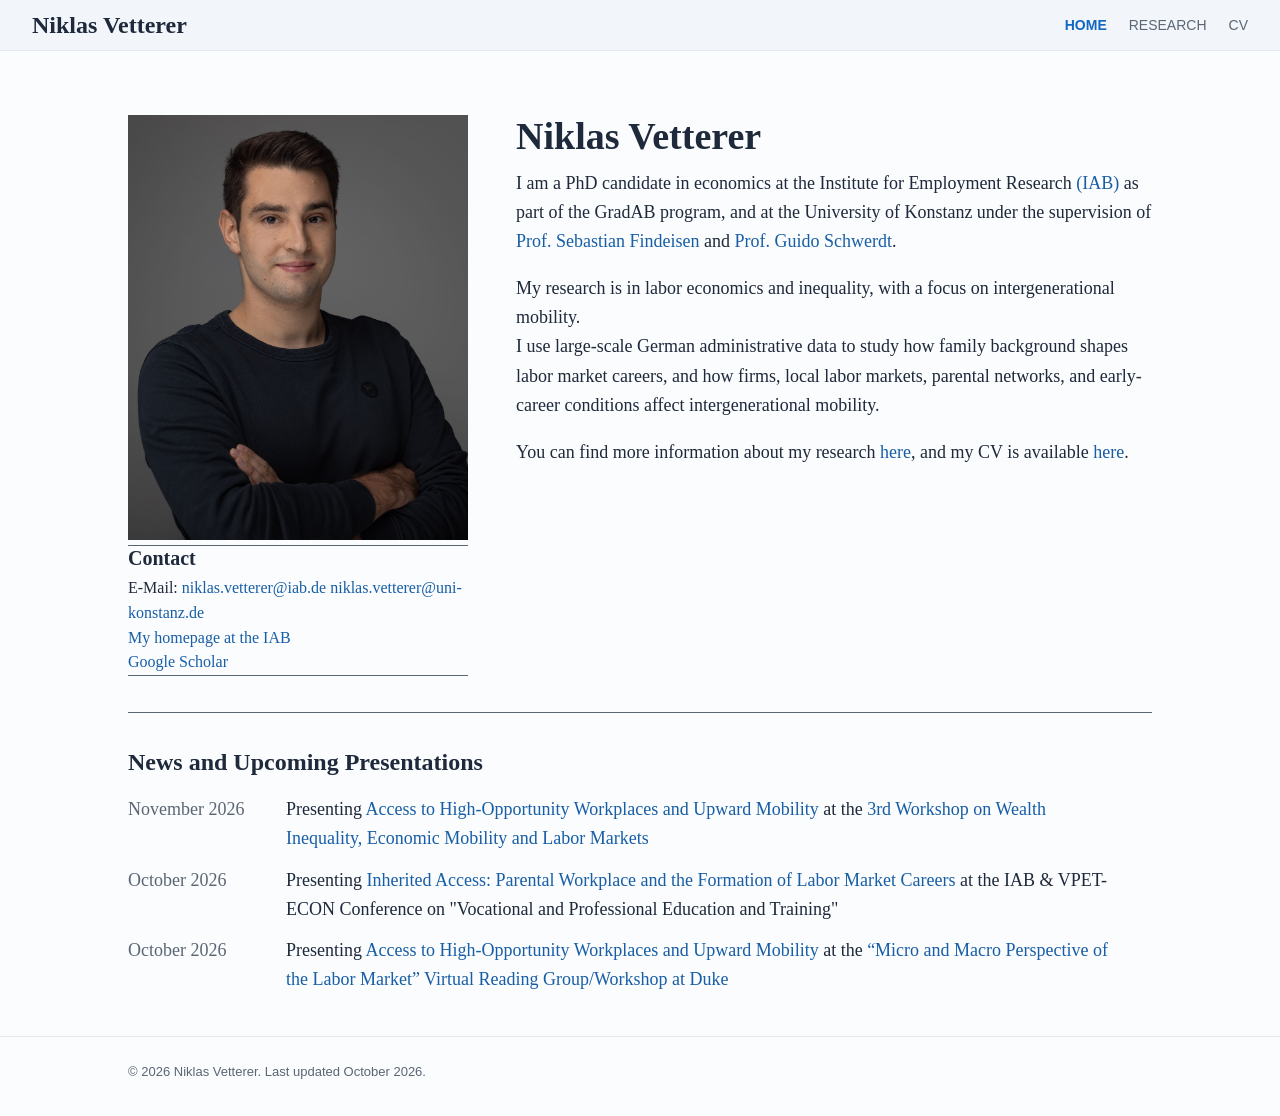
<file: index.html>
<!DOCTYPE html>
<html lang="en">
<head>
  <meta charset="utf-8">
  <meta name="viewport" content="width=device-width, initial-scale=1">
  <!-- EDIT: your name + one-line description for search engines -->
  <title>Niklas Vetterer</title>
  <meta name="description" content="Personal website of Niklas Vetterer">
  <link rel="canonical" href="https://niklasvetterer.github.io/">
  <link rel="stylesheet" href="assets/styles.css">
</head>
<body>

<header class="site-header">
  <div class="container header-inner">
    <a class="site-title" href="/">Niklas Vetterer</a>
    <nav class="site-nav" aria-label="Main navigation">
      <a href="/" aria-current="page">Home</a>
      <a href="research.html">Research</a>
      <a href="assets/CV_Vetterer.pdf">CV</a>
    </nav>
  </div>
</header>


<main class="container main-layout">

  <aside class="profile-card" aria-label="Photo">
    <figure class="portrait">
      <img
        src="assets/img.jpg" 
        width="400"
        height="500"
        alt="Portrait of Niklas Vetterer"
        onerror="this.closest('.portrait').classList.add('is-missing'); this.remove();"
      >
    </figure>
     <section class="contact-block" aria-labelledby="contact-heading">
      <h2 id="contact-heading">Contact </h2>
      <!-- EDIT: email, twitter/social, phone, office address -->
      <p class="contact-line">E-Mail: <a href="mailto:niklas.vetterer@iab.de">niklas.vetterer@iab.de</a>
                <a href="mailto:niklas.vetterer@uni-konstanz.de">niklas.vetterer@uni-konstanz.de</a>
      </p>
      <p class="contact-line"><a target="_blank" href="https://iab.de/mitarbeiter/vetterer-niklas/">My homepage at the IAB</a></p>
      <p class = "contact-line"><a target="_blank" href="https://scholar.google.com/citations?user=fCALR6wAAAAJ&hl=de">Google Scholar</a></p>
    </section>
  </aside>
 

  <section aria-labelledby="intro-heading">
    <h1 id="intro-heading">Niklas Vetterer</h1>
<!-- Short Introduction -->
    <p>
      I am a PhD candidate in economics at the Institute for Employment Research <a target="_blank" href="https://www.iab.de/">(IAB)</a> as part of the GradAB program, and at the University of Konstanz under 
      the supervision of <a  target="_blank" href="https://sebastian-findeisen.com/"> Prof. Sebastian Findeisen </a> and 
      <a  target="_blank" href="https://www.wiwi.uni-konstanz.de/schwerdt/personen/prof-dr-guido-schwerdt/"> Prof. Guido Schwerdt</a>.
    </p>
    
    <!-- Research Agenda -->
    <p>
      My research is in labor economics and inequality, with a focus on intergenerational mobility. <br>
      I use large-scale German administrative data to study how family background shapes labor market careers, and how firms, local labor markets, parental networks, and early-career conditions affect intergenerational mobility.
   </p>

   <!-- Links to rest of page -->
    <p>
      You can find more information about my research <a href="research.html">here</a>, and my CV is available <a href="assets/CV_Vetterer.pdf">here</a>.
    </p>

  </section>


</main>

<section class="container page-section" aria-labelledby="news-heading">
  <h2 id="news-heading">News and Upcoming Presentations</h2>
  <div class="news-scroll" tabindex="0" aria-label="News entries, scroll for more">
    <ul class="news-list">
    
    <li>
      <time>November 2026</time><span>Presenting <a href="research.html#AHO">Access to High-Opportunity Workplaces and Upward Mobility</a>
      at the <a target="_blank" href="https://www.wu.ac.at/en/ineq/ws26"> 3rd Workshop on Wealth Inequality, Economic Mobility and Labor Markets </a> </span>
    </li>


    <li>
      <time>October 2026</time><span>Presenting <a href="research.html#netw">Inherited Access: Parental Workplace and the Formation of Labor Market Careers</a>
      at the IAB & VPET-ECON Conference on "Vocational and Professional Education and Training"</span>
    </li>


    <li>
      <time>October 2026</time><span>Presenting <a href="research.html#AHO">Access to High-Opportunity Workplaces and Upward Mobility</a>
      at the <a target="_blank" href="https://docs.google.com/spreadsheets/d/1wGIQPnqIEQkiupWEc0t0tkkEyHI8ndEdkuNp-LQFFL8/edit?gid=0#gid=0"> “Micro and Macro Perspective of the Labor Market” Virtual Reading Group/Workshop at Duke </a> </span>
    </li>



     <li>
      <time>September 2026</time><span>Presenting <a href="research.html#AHO">Access to High-Opportunity Workplaces and Upward Mobility</a>
      at the <a target="_blank" href="https://opportunityinsights.org/updates/2026-conference-on-economic-mobility/"> 2026 Conference on Economic Mobility hosted by Opportunity Insights </a> </span>
    </li>


    <li><time>September 2026</time><span>Presenting <a href="research.html#AHO">Access to High-Opportunity Workplaces and Upward Mobility</a>
      at the <a target="_blank" href="https://www.socialpolitik.de/en/termin/annual-conference-2026"> VfS Annual Conference 2026</a> </span>
    </li>

   

    
  
  </ul>
  </div>
</section>


<!-- FOOTER -->
<footer class="site-footer">
  <div class="container">
    <!-- EDIT: your name; the year updates automatically -->
    <p>&copy; <span id="year"></span> Niklas Vetterer. Last updated October 2026.</p>
  </div>
</footer>


<!-- Header JavaScript -->
<script>document.getElementById('year').textContent = new Date().getFullYear();</script>

<script>
  const header = document.querySelector('.site-header');
  const onScroll = () => header.classList.toggle('is-scrolled', window.scrollY > 0);
  onScroll(); // set correct state on load
  window.addEventListener('scroll', onScroll, { passive: true });
</script>


<script>
  const newsScroll = document.querySelector('.news-scroll');
  const newsList = newsScroll.querySelector('.news-list');
  const newsItems = newsList.children;
  const newsVisible = 3; // number of entries shown before scrolling

  const setNewsHeight = () => {
    if (newsItems.length <= newsVisible) return;
    const listTop = newsList.getBoundingClientRect().top;
    const lastVisibleBottom = newsItems[newsVisible - 1].getBoundingClientRect().bottom;
    newsScroll.style.maxHeight = Math.ceil(lastVisibleBottom - listTop) + 'px';
  };

  setNewsHeight();
  window.addEventListener('resize', setNewsHeight, { passive: true });
</script>

</body>
</html>
</file>
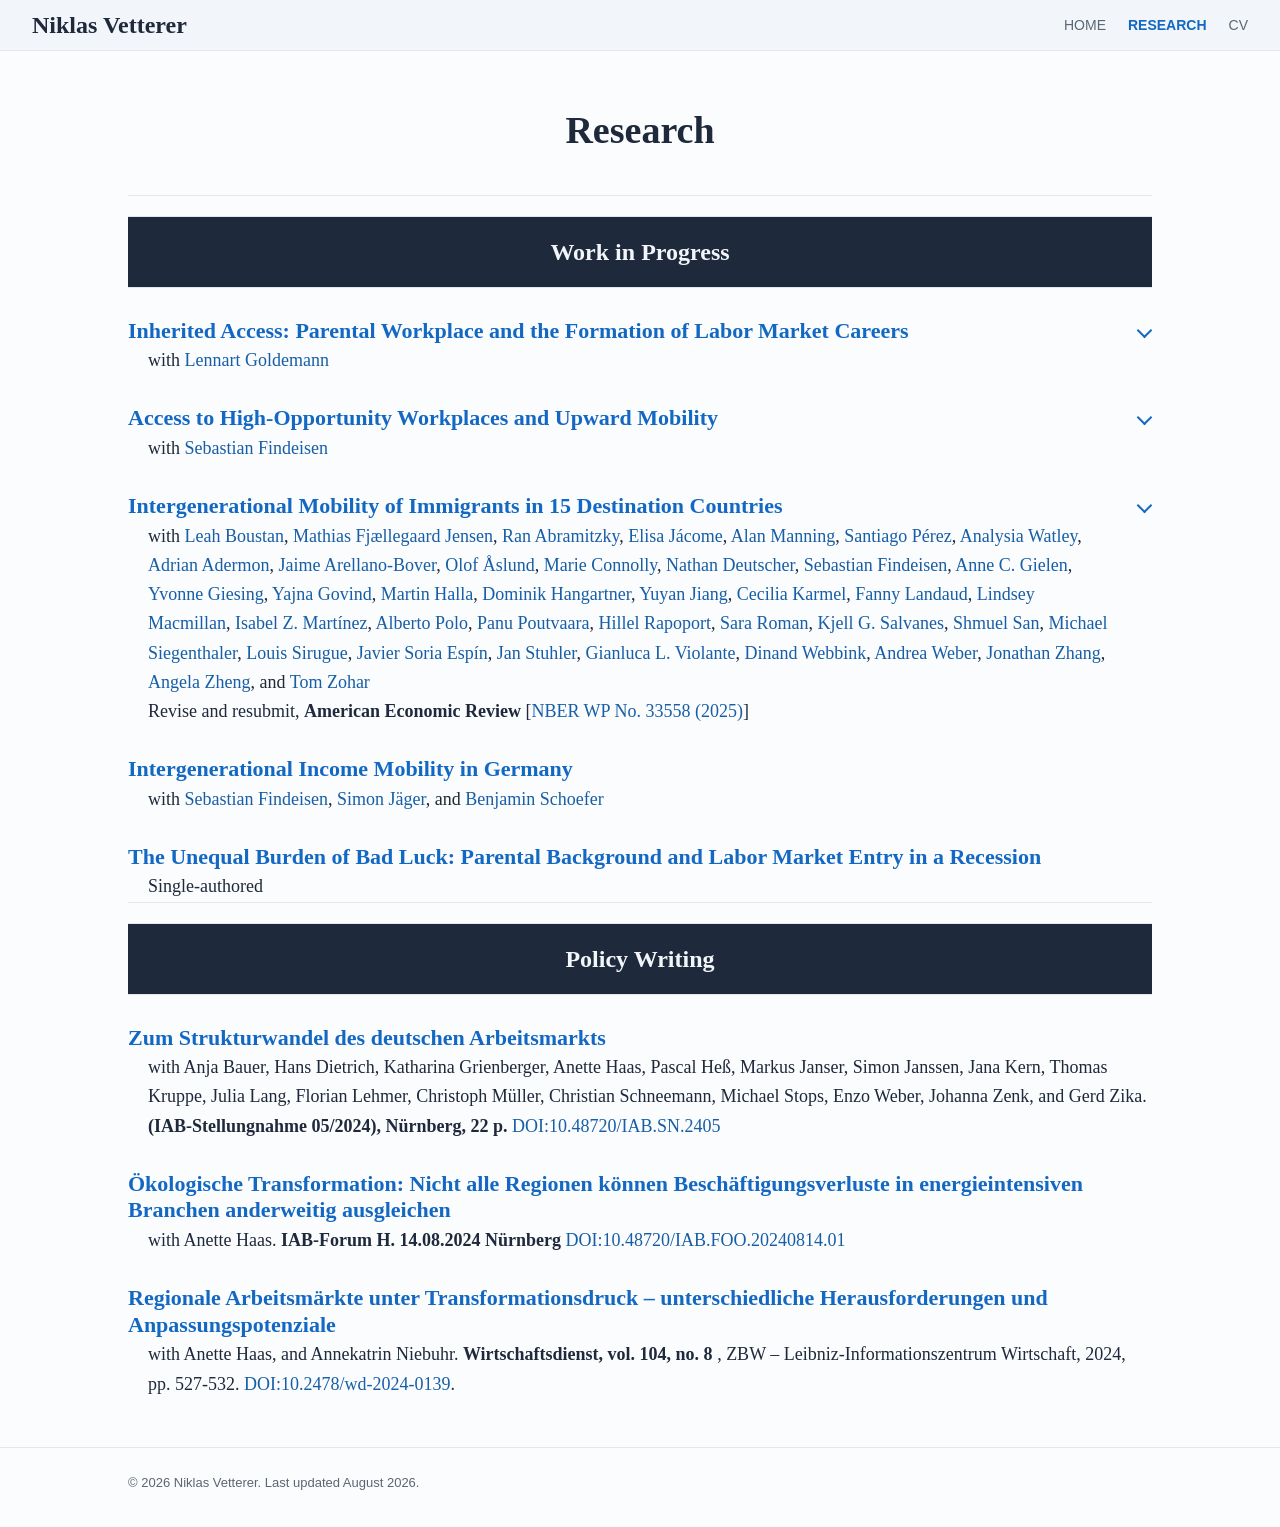
<file: research.html>
<!DOCTYPE html>
<html lang="en">
<head>
  <meta charset="utf-8">
  <meta name="viewport" content="width=device-width, initial-scale=1">
  <title>Research - Niklas Vetterer</title>
  <meta name="description" content="Research by Niklas Vetterer: working papers and publications.">
  <link rel="canonical" href="https://niklasvetterer.github.io/research.html">
  <link rel="stylesheet" href="assets/styles.css">
</head>
<body>

<header class="site-header">
  <div class="container header-inner">
    <a class="site-title" href="/">Niklas Vetterer</a>
    <nav class="site-nav" aria-label="Main navigation">
      <a href="/">Home</a>
      <a href="research.html" aria-current="page">Research</a>
      <a href="assets/CV_Vetterer.pdf">CV</a>
    </nav>
  </div>
</header>

<main class="container content-page">

  <div class="page-heading">
    <h1 class = "researchTitle"> Research </h1>
  </div>


  <!-- Published Papers Section -->
  <!--
  <section class="research-section" aria-labelledby="publications-heading">
    <h2 class = "researchGroup" id="publications-heading">Publications</h2>
  
  </section>
  -->
 

  <!-- Work in Progress -->
  <section class="research-section" aria-labelledby="wip-heading">
    <h2 class = "researchGroup" id="wip-heading">Work in Progress</h2>

    <details class="paper" >
      <summary class="paper-head">
        <div class="paper-heading">
          <h3> <a class="paper-title" href="">Inherited Access: Parental Workplace and the Formation of Labor Market Careers</a></h3>
          <p class="paper-authors">with
            <a target="_blank" href="https://lennartgdm.github.io/index.html">Lennart Goldemann</a>
          </p>
        </div>
        <span class="paper-toggle" aria-hidden="true"></span>
      </summary>
        <div class="paper-body" id = "netw">
         <p>
          This paper studies how access to the parental workplace affects career trajectories of children. The setting is the German vocational training system, where many young workers enter the labor market through firm-based apprenticeships. Using matched employer-employee administrative data and a novel household-linking algorithm, we identify approximately 700,000 children and their parents and examine whether starting an apprenticeship at the primary earner's employer improves subsequent labor market outcomes. To address endogenous sorting into connected firms, we implement an instrumental variables strategy exploiting transitory, firm-specific variation in competition among coworkers' children for a limited number of apprenticeship slots. Conceptually, we compare children whose parents work at the same firm but who enter the labor market in different years. We find that starting at the parent's employer increases earnings substantially at labor market entry. One year after apprenticeship start, connected entrants earn 15 percent more than comparable non-connected entrants; ten years after entry, the earnings advantage remains 11.5 percent. Dynamic estimates show that earnings gains are largest shortly after apprenticeship completion and are partly driven by access to higher-paying firms, higher retention at the training firm, and faster within-firm career progression. Over time, non-connected workers catch up through more frequent firm switching, and earnings differences disappear after 15 years.
        </p>
        </div>
      
    </details>

    <details class="paper" >
      <summary class="paper-head">
        <div class="paper-heading">
          <h3> <a class="paper-title"  href="">Access to High-Opportunity Workplaces and Upward Mobility</a></h3>
          <p class="paper-authors">with
            <a target="_blank" href="https://sebastian-findeisen.com/">Sebastian Findeisen</a>
          </p>
        </div>
        <span class="paper-toggle" aria-hidden="true"></span>
      </summary>
      <div class="paper-body" id = "AHO">
        <p> We study the role of workplaces in intergenerational mobility using a novel dataset that enables
           the identification of household relations in German administrative data for more than 2 million
            children. First, we construct establishment-level mobility statistics using detailed matched 
            employer-employee data. High-opportunity firms are high-paying firms with low social-class 
            pay-gaps that are strongly segregated by parental income background, but substantially 
            improve the subsequent earnings of low-income children hired. Second, we provide 
            new evidence on intergenerational mobility in Germany and its geography.
            Local labor market structure, and especially our firm-level mobility measures, predict a large 
            share of the regional variation in upward mobility. Third, we identify the causal effect 
            of working for a high-mobility employer with two designs. Exploiting variation in children's 
            ages at the time their fathers move across regions, we find that roughly half of the exposure 
            effect of better places for low-income children runs through improved access to higher-mobility 
            firms. A complementary design, which leverages variation in the composition of labor demand 
            that labor market entrants face, implies that a one-standard-deviation increase in the mobility
             rate of the first employer raises earnings of low-income children at ages 29–33  by 12 percent.
             Fourth, we simulate how much intergenerational mobility would change if the allocation of
              workers to firms were parental-income-blind, holding fixed workers’ skills and occupations. 
              We estimate that inducing parental-income-blind hiring reduces the rich-poor top-quintile 
              outcome gap by 12%.
      </p>
      </div>
    </details>



    <details class="paper" >
      <summary class="paper-head">
        <div class="paper-heading">
          <h3> <a class="paper-title" href="https://www.nber.org/papers/w33558"> Intergenerational Mobility of Immigrants in 15 Destination Countries</a></h3>
          <p class="paper-authors">with
            <a href="https://campuspress.yale.edu/leahboustan/" target="_blank" rel="noopener">Leah Boustan</a>,
            <a href="https://fjaellegaard.com/" target="_blank" rel="noopener">Mathias Fjællegaard Jensen</a>,
            <a href="https://ranabr.people.stanford.edu/" target="_blank" rel="noopener">Ran Abramitzky</a>,
            <a href="https://sites.google.com/view/elisajacome/" target="_blank" rel="noopener">Elisa Jácome</a>,
            <a href="https://www.alan-manning.com/" target="_blank" rel="noopener">Alan Manning</a>,
            <a href="https://seperez.faculty.ucdavis.edu/" target="_blank" rel="noopener">Santiago Pérez</a>,
            <a href="https://irs.princeton.edu/people/analysia-watley" target="_blank" rel="noopener">Analysia Watley</a>,
            <a href="https://www.adrianadermon.com/" target="_blank" rel="noopener">Adrian Adermon</a>,
            <a href="https://www.jarellanobover.com/" target="_blank" rel="noopener">Jaime Arellano-Bover</a>,
            <a href="https://www.ifau.se/en/About-IFAU/Personnel/Researchers-Research-Officers/Olof-Aslund/" target="_blank" rel="noopener">Olof Åslund</a>,
            <a href="https://www.connolly.uqam.ca/index_en.html" target="_blank" rel="noopener">Marie Connolly</a>,
            <a href="https://nathandeutscher.com/" target="_blank" rel="noopener">Nathan Deutscher</a>,
            <a href="https://sebastian-findeisen.com/" target="_blank" rel="noopener">Sebastian Findeisen</a>,
            <a href="https://www.annegielen.nl/" target="_blank" rel="noopener">Anne C. Gielen</a>,
            <a href="https://yvonnegiesing.wordpress.com/" target="_blank" rel="noopener">Yvonne Giesing</a>,
            <a href="https://sites.google.com/view/yajnagovind/" target="_blank" rel="noopener">Yajna Govind</a>,
            <a href="https://sites.google.com/site/mhalla1980/" target="_blank" rel="noopener">Martin Halla</a>,
            <a href="https://hangartner.net/" target="_blank" rel="noopener">Dominik Hangartner</a>,
            <a href="https://sites.google.com/view/yuyanjiang/home" target="_blank" rel="noopener">Yuyan Jiang</a>,
            <a href="https://crawford.anu.edu.au/people/cecilia-karmel" target="_blank" rel="noopener">Cecilia Karmel</a>,
            <a href="https://sites.google.com/view/fannylandaud/" target="_blank" rel="noopener">Fanny Landaud</a>,
            <a href="https://profiles.ucl.ac.uk/48151-lindsey-macmillan" target="_blank" rel="noopener">Lindsey Macmillan</a>,
            <a href="https://sites.google.com/view/isabelzmartinez/" target="_blank" rel="noopener">Isabel Z. Martínez</a>,
            <a href="https://www.poloalberto.com/" target="_blank" rel="noopener">Alberto Polo</a>,
            <a href="https://www.ifo.de/en/poutvaara-p" target="_blank" rel="noopener">Panu Poutvaara</a>,
            <a href="https://sites.google.com/view/hillel-rapoport/" target="_blank" rel="noopener">Hillel Rapoport</a>,
            <a href="https://www.ifau.se/en/About-IFAU/Personnel/Researchers-Research-Officers/sara-roman/" target="_blank" rel="noopener">Sara Roman</a>,
            <a href="https://sites.google.com/view/kjellsalvanes/home" target="_blank" rel="noopener">Kjell G. Salvanes</a>,
            <a href="https://sites.google.com/view/mulysan" target="_blank" rel="noopener">Shmuel San</a>,
            <a href="https://sites.google.com/site/siegenthalermichael/home" target="_blank" rel="noopener">Michael Siegenthaler</a>,
            <a href="https://www.louissirugue.com/" target="_blank" rel="noopener">Louis Sirugue</a>,
            <a href="https://sites.google.com/view/javier-soria-espin/home" target="_blank" rel="noopener">Javier Soria Espín</a>,
            <a href="https://janstuhler.com/" target="_blank" rel="noopener">Jan Stuhler</a>,
            <a href="https://violante.economics.princeton.edu/" target="_blank" rel="noopener">Gianluca L. Violante</a>,
            <a href="https://sites.google.com/site/dinandwebbink/" target="_blank" rel="noopener">Dinand Webbink</a>,
            <a href="https://sites.google.com/site/andreaweberkirchweger/" target="_blank" rel="noopener">Andrea Weber</a>,
            <a href="https://www.jonathanzhang.net/" target="_blank" rel="noopener">Jonathan Zhang</a>,
            <a href="https://sites.google.com/nyu.edu/angelazheng" target="_blank" rel="noopener">Angela Zheng</a>, and
            <a href="https://tomzohar.com/" target="_blank" rel="noopener">Tom Zohar</a>
          <br>
            Revise and resubmit, <b> American Economic Review </b> [<a target="_blank" href="https://www.nber.org/papers/w33558">NBER WP No. 33558 (2025)</a>]
          </p>
        
        </div>
        <spann class="paper-toggle" aria-hidden="true"></spann>
      
      </summary>
     <div class="paper-body">
        <p>We estimate intergenerational mobility of immigrants and their children in fifteen receiving countries. We document large income gaps for first-generation immigrants that diminish in the second generation. 
          Around half of the second-generation gap can be explained by differences in parental income, with the remainder due to differential rates of absolute mobility.
           The daughters of immigrants enjoy higher absolute mobility than daughters of locals in most destinations, while immigrant sons primarily enjoy this advantage in countries with long histories of immigration. 
           Cross-country differences in absolute mobility are not driven by parental country-of-origin, but instead by destination labor markets and immigration policy.</p>
      </div>
    </details>
    


    <details class="paper" >
      <summary class="paper-head">
        <div class="paper-heading">
          <h3> <a class="paper-title" href="">Intergenerational Income Mobility in Germany</a></h3>
          <p class="paper-authors">with
            <a href="https://sebastian-findeisen.com/">Sebastian Findeisen</a>,
            <a href="https://jaeger.scholar.princeton.edu/">Simon Jäger</a>, and
            <a href="https://eml.berkeley.edu/~schoefer/">Benjamin Schoefer</a>
        </div>

      </summary>
    </details>
    


    <details class="paper" >
      <summary class="paper-head">
        <div class="paper-heading">
          <h3> <a class="paper-title" href=""> The Unequal Burden of Bad Luck: Parental Background and Labor Market Entry in a Recession</a></h3>
          <p class="paper-authors">Single-authored
          </p>
        </div>
      </summary>
</details>

  </section>






<!-- Paper Example 
<details class="paper" >
      <summary class="paper-head">
        <div class="paper-heading">
          <h3> <a class="paper-title" href="LINK TO PDF IF EXISTS"> PAPER TITLE</a></h3>
          <p class="paper-authors">with
            <a target="_blank" href="https://example.com">Co-author 1</a>,
            <a target="_blank" href="https://example.com">Co-author 2</a>
          </p>
        </div>

        // DELETE this part if no abstract is available: <span class="paper-toggle" aria-hidden="true"></span> 
      </summary>

     /// Delete this part if no abstract is available:
     <div class="paper-body">
        <p>Abstract goes here.</p>
      </div>
    ///
</details>
-->


  <!-- Policy Writing -->
  <section class="research-section" aria-labelledby="policy-heading">
    <h2 class = "researchGroup" id="policy-heading">Policy Writing</h2>
    <details class="paper" >
      <summary class="paper-head">
        <div class="paper-heading">
          <h3> <a class="paper-title" href="https://doi.org/10.48720/IAB.SN.2405">Zum Strukturwandel des deutschen Arbeitsmarkts</a></h3>
          <p class="paper-authors">with
            Anja Bauer, Hans Dietrich, Katharina Grienberger, Anette Haas, Pascal Heß, Markus Janser, Simon Janssen, Jana Kern, 
            Thomas Kruppe, Julia Lang, Florian Lehmer, Christoph Müller, Christian Schneemann, Michael Stops, Enzo Weber, Johanna Zenk, and Gerd Zika.
            <b>(IAB-Stellungnahme 05/2024), Nürnberg, 22 p. </b> <a href= "https://doi.org/10.48720/IAB.SN.2405" target="_blank" rel="noopener">DOI:10.48720/IAB.SN.2405</a>
          </p>
        </div>
      </summary>
      </details>

    <details class="paper" >
      <summary class="paper-head">
        <div class="paper-heading">
          <h3> <a class="paper-title" href="http://dx.doi.org/10.48720/IAB.FOO.20240814.01">Ökologische Transformation: Nicht alle Regionen können Beschäftigungsverluste in energieintensiven Branchen anderweitig ausgleichen</a></h3>
          <p class="paper-authors">with Anette Haas.
            <b>IAB-Forum H. 14.08.2024 Nürnberg</b> <a href= "http://dx.doi.org/10.48720/IAB.FOO.20240814.01" target="_blank" rel="noopener">DOI:10.48720/IAB.FOO.20240814.01</a>
          </p>
        </div>
      </summary>
      </details>

    <details class="paper" >
      <summary class="paper-head">
        <div class="paper-heading">
          <h3> <a class="paper-title" href="">Regionale Arbeitsmärkte unter Transformationsdruck – unterschiedliche Herausforderungen und Anpassungspotenziale</a></h3>
          <p class="paper-authors">with
            Anette Haas, and Annekatrin Niebuhr. <b>Wirtschaftsdienst, vol. 104, no. 8 </b>, ZBW – Leibniz-Informationszentrum Wirtschaft, 2024, pp. 527-532. 
            <a href= "https://doi.org/10.2478/wd-2024-0139" target="_blank" rel="noopener">DOI:10.2478/wd-2024-0139</a>.
          </p>
        </div>
      </summary>
      </details>

  </section>




</main>

<!-- Footer -->
<footer class="site-footer">
  <div class="container">
    <p>&copy; <span id="year"></span> Niklas Vetterer. Last updated August 2026.</p>
  </div>
</footer>

<!-- Scripts -->
<script>document.getElementById('year').textContent = new Date().getFullYear();</script>

<script>
  document.querySelectorAll('.paper-authors a').forEach(a =>
    a.addEventListener('click', e => e.stopPropagation()));
</script>

<script>
  const header = document.querySelector('.site-header');
  const onScroll = () => header.classList.toggle('is-scrolled', window.scrollY > 0);
  onScroll(); // set correct state on load
  window.addEventListener('scroll', onScroll, { passive: true });
</script>



</body>
</html>
</file>
<file: assets/styles.css>
:root {
  --bg: #FBFCFD;
  --text: #1E293B;
  --muted:#5B6675;
  --border: #E3E8EE;
  --soft:#F2F6FA;
  --link: #175EA6; 
  --max-width: 80%;
  --textsize: 18px;
  --bg_researchGroup: #F2F6FA;
  --bgHeader: #F2F6FA;
  --bgHeaderScrolled: #1E293B;
  --HeaderborderScrolled: #14202E;
  --HeadertextScrolled: #F2F6FA;
  --Papertitle:rgb(19, 104, 195);
  --fontfamily: Georgia, "Times New Roman", serif;
}

* {
  box-sizing: border-box;
}

html {
  color-scheme: light;
}

body {
  margin: 0;
  background: var(--bg);
  color: var(--text);
  font-family: var(--fontfamily);
  font-size: var(--textsize);
  line-height: 1.62;
}

img {
  display: block;
  max-width: 100%;
}

a {
  color: var(--link);
  text-decoration: none;
}

a:hover,
a:focus-visible {
  text-decoration: underline;
}

a:focus-visible {
  outline: 2px solid var(--link);
  outline-offset: 3px;
}
a:not([href]),
a[href=""] {
  cursor: default;       /* no pointer hand */
  text-decoration: none; /* no underline, including on hover */
  pointer-events: none;  /* fully non-interactive */
}

.container {
  width: min(calc(100% - 32px), var(--max-width));
  margin: 0 auto;
}


/* Header and navigation ~~~~~~~~~~~~~~~~~~~~~~~~~~~~~~~~~~~~~~~~~~~~~~~~~~~~~~~~~~~~~~~~*/
.site-header {
  border-bottom: 1px solid var(--border);
  background: var(--bgHeader);
  position: sticky;
  top: 0;
  left: 0;
  right: 0;
  z-index: 100;
  transition: background-color 0.3s ease, border-color 0.3s ease;
}

.site-header.is-scrolled {
  background: var(--bgHeaderScrolled);
  border-color: var(--HeaderborderScrolled);
  border-width: 2px;
}
.site-header.is-scrolled .site-title      { color: var(--HeadertextScrolled); }
.site-header.is-scrolled .site-nav a      { color: var(--HeadertextScrolled); }
.site-header.is-scrolled .site-nav a:hover,
.site-header.is-scrolled .site-nav a[aria-current="page"] { color: var(--HeadertextScrolled); }

.header-inner {
  display: flex;
  align-items: center;
  justify-content: space-between;
  gap: 24px;
  min-height: 50px;
  width: 95%;
}

.site-title {
  color: var(--text);
  font-size: 24px;
  font-weight: 700;
  line-height: 1.2;
}

.site-title:hover,
.site-title:focus-visible {
  color: var(--text);
  text-decoration: none;
}

.site-nav {
  display: flex;
  align-items: center;
  gap: 22px;
  font-family: Arial, Helvetica, sans-serif;
  font-size: 14px;
  letter-spacing: 0;
  text-transform: uppercase;
}

.site-nav a {
  color: var(--muted);
}

.site-nav a[aria-current="page"] {
  color: var(--Papertitle);
  font-weight: bold;
}
.site-nav a:hover,
.site-nav a:focus-visible {
  color: var(--link);
}



.main-layout {
  display: grid;
  grid-template-columns: 340px minmax(0, 1fr);
  gap: 48px;
  padding: 64px 0 36px;
}

.content-page {
  max-width: var(--max-width);
  padding: 58px 0 48px;
}

.page-heading {
  margin-bottom: 42px;
}

.page-heading p {
  color: var(--muted);
  font-size: 18px;
}


/* Headings and text ~~~~~~~~~~~~~~~~~~~~~~~~~~~~~~~~~~~~~~~~~~~~~~~~~~~~~~~~~~~~~~~~*/
h1,
h2,
h3,
p {
  margin-top: 0;
}

h1 {
  margin-bottom: 10px;
  font-size: 38px;
  line-height: 1.15;
}

.researchTitle{
  text-align: center;
}


h2 {
  margin-bottom: 18px;
  font-size: 24px;
  line-height: 1.25;
}

h3 {
  margin-bottom: 7px;
  font-size: 19px;
  line-height: 1.35;
}


/* Image Settings ~~~~~~~~~~~~~~~~~~~~~~~~~~~~~~~~~~~~~~~~~~~~~~~~~~~~~~~~~~~~~~~~*/
.portrait {
  margin: 0;
  background: var(--soft);
}

.portrait img {
  width: 100%;
  height: auto;
  aspect-ratio: 4 / 5;
  object-fit: cover;

}

.portrait figcaption {
  display: none;
  min-height: 220px;
  padding: 24px;
  color: var(--muted);
  place-items: center;
  text-align: center;
}

.portrait.is-missing figcaption {
  display: grid;
}

.portrait figcaption span {
  display: block;
  margin-top: 6px;
  color: var(--text);
  font-family: Arial, Helvetica, sans-serif;
  font-size: 13px;
}


/* Contact Block ~~~~~~~~~~~~~~~~~~~~~~~~~~~~~~~~~~~~~~~~~~~~~~~~~~~~~~~~~~~~~~~~*/
.contact-block {
  margin-top: 5px;
  font-size: 16px;
  line-height: 1.55;
  text-align: left;
  border-top: 1px solid var(--muted);
  border-bottom: 1px solid var(--muted);
  

}

.contact-block h2 {
  margin-bottom: 5px;
  font-size: 20px;
 
}

.contact-line {
  margin-bottom: 0px;
}


.page-section {
  border-top: 1px solid var(--muted);
  padding: 34px 0 42px;
  
}


/* NEWS Section ~~~~~~~~~~~~~~~~~~~~~~~~~~~~~~~~~~~~~~~~~~~~~~~~~~~~~~~~~~~~~~~~*/
.news-scroll {
  overflow-y: auto;
  padding-right: 12px;
  overscroll-behavior: contain;
  scrollbar-gutter: stable;
}

.news-list {
  display: grid;
  gap: 12px;
  margin: 0;
  padding: 0;
  list-style: none;
}

.news-list li {
  display: grid;
  grid-template-columns: minmax(140px, max-content) minmax(0, 1fr);
  gap: 18px;
}

.news-list time,
.paper-meta,
.site-footer {
  color: var(--muted);
  white-space: nowrap;
}



/* Research Section ~~~~~~~~~~~~~~~~~~~~~~~~~~~~~~~~~~~~~~~~~~~~~~~~~~~~~~~~~~~~~~~~*/

.research-section {
  border-top: 1px solid var(--border);
  padding-top: 20px;
}

.researchGroup {
  border-top: 1px solid var(--border);
  border-bottom: 1px solid var(--border);
  background: var(--bgHeaderScrolled);
  color: var(--HeadertextScrolled);
  text-align: center;
  padding: 20px 0 20px;
}


/* Paper Entry Style ~~~~~~~~~~~~~~~~~~~~~~~~~~~~~~~~~~~~~~~~~~~~~~~~~~~~~~~~~~~~~~~~*/
.paper {
  padding: 0 0;
  margin-top: 30px;
}

.paper-head {
  display: flex;
  align-items: flex-start;
  justify-content: space-between;
  gap: 24px;
  cursor: pointer;
  list-style: none;            
}

.paper-head::-webkit-details-marker { display: none; }
.paper-head:focus-visible {
  outline: 2px solid var(--link);
  outline-offset: 4px;
}

.paper-title {
  margin: 0 0 0 0;
  font-size: 22px;
  font-weight: bold;
  line-height: 1.2;
  color: var(--Papertitle);
}
.paper-authors {
  margin:-5px 0 0 20px;
  font-size:var(--textsize);
  color: var(--text) ;
}

.paper-toggle {
  flex: none;
  width: 16px;
  height: 16px;
  margin-top: 5px;
  position: relative;
}
.paper-toggle::before {
  content: "";
  position: absolute;
  top: 2px;
  left: 3px;
  width: 9px;
  height: 9px;
  border-right: 2px solid var(--Papertitle);
  border-bottom: 2px solid var(--Papertitle);
  transform: rotate(45deg);         /* points down when collapsed */
  transition: transform 0.2s ease;
}
.paper[open] .paper-toggle::before {
  transform: rotate(-135deg);       /* points up when open */
}

.paper-body {
  border-top: 1px solid var(--muted);
  border-bottom: 1px solid var(--muted);
  margin-top: 5px;
  padding-top: 5px;
  font-size: 16px;
  margin-bottom: 5px;
  margin-left: 20px;
  text-align: justify;
}
.paper-body p { margin: 0 0 5px; }




/* Footer ~~~~~~~~~~~~~~~~~~~~~~~~~~~~~~~~~~~~~~~~~~~~~~~~~~~~~~~~~~~~~~~~*/
.site-footer {
  border-top: 1px solid var(--border);
  padding: 24px 0 34px;
  font-family: Arial, Helvetica, sans-serif;
  font-size: 13px;
}

.site-footer p {
  margin: 0;
}


/* Mobile ~~~~~~~~~~~~~~~~~~~~~~~~~~~~~~~~~~~~~~~~~~~~~~~~~~~~~~~~~~~~~~~~*/
@media (max-width: 760px) {
  .container {
    width: calc(100% - 32px);
  }

  .header-inner {
    width: 100%;
    gap: 12px;
  }

  .site-title {
    font-size: 20px;
  }

  .site-nav {
    gap: 14px;
    font-size: 13px;
  }

  .main-layout {
    grid-template-columns: minmax(0, 1fr);
    gap: 28px;
    padding: 32px 0 24px;
  }

  .profile-card {
    max-width: 320px;
    margin: 0 auto;
  }

  h1 {
    font-size: 30px;
  }

  .news-list li {
    grid-template-columns: minmax(0, 1fr);
    gap: 2px;
  }
}
</file>
